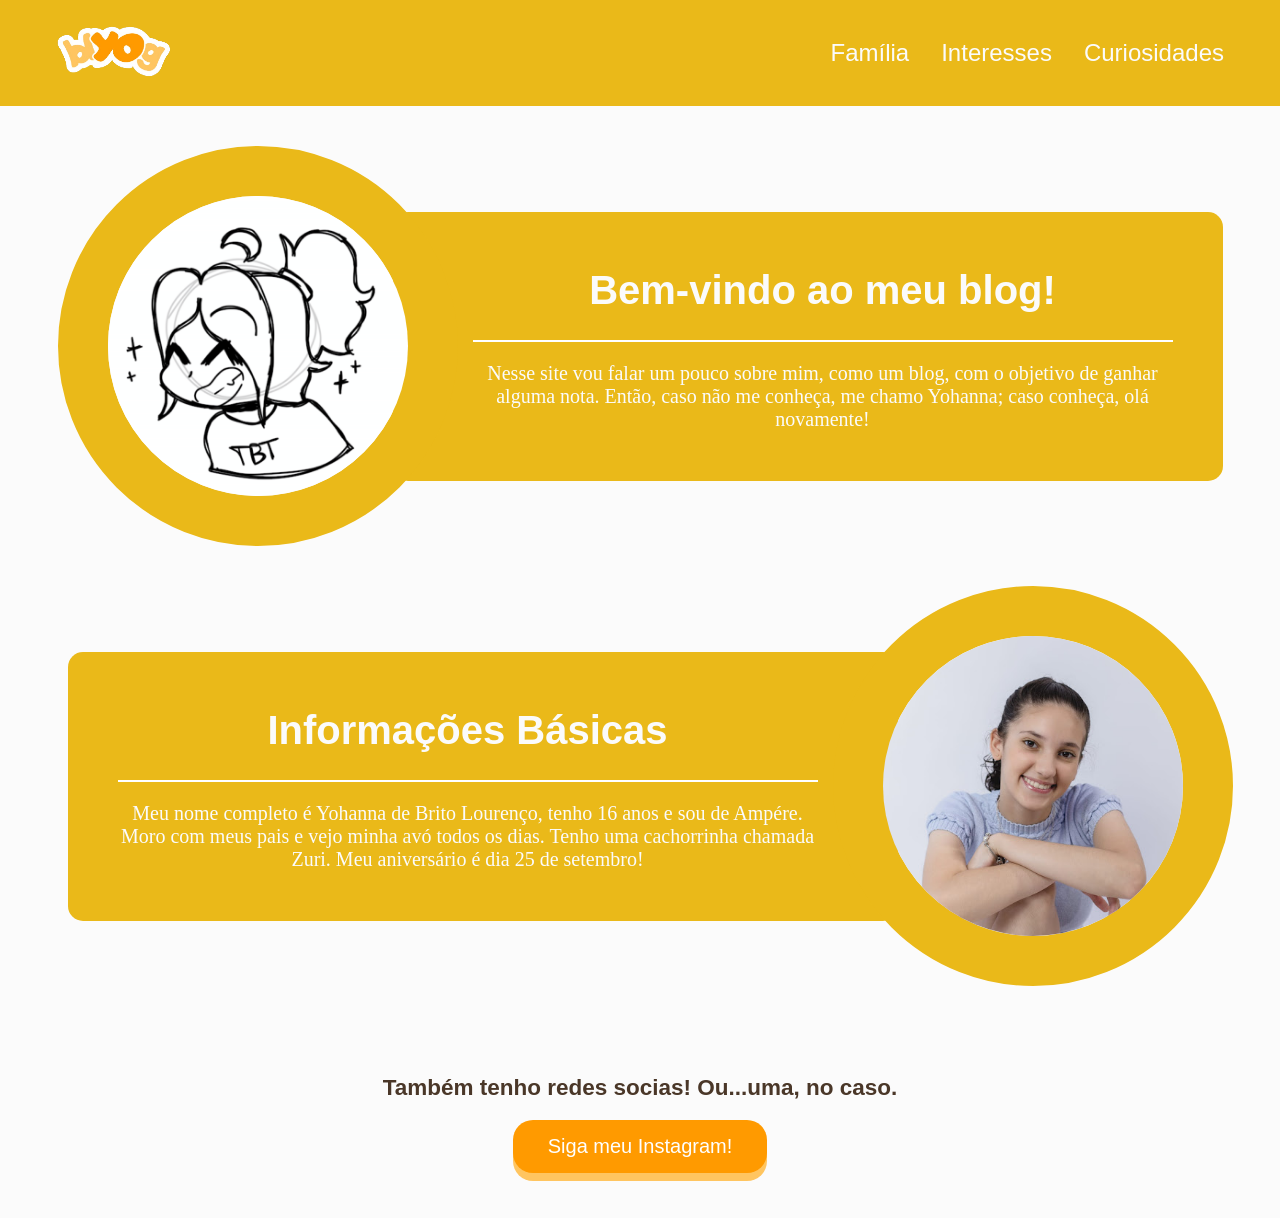
<file: index.html>
<!DOCTYPE html>
<html lang="pt-br">
<head>
    <meta charset="UTF-8">
    <meta name="viewport" content="width=device-width, initial-scale=1.0">
    <link rel="stylesheet" href="projeto/css/estilo.css">
    <title>blYOg</title>
</head>
<body>

    <nav>
        <a href="index.html"><img src="projeto/image/blYOg-nobg.png" width="200"></a>
        <ul>
            <li><a href="projeto/html/familia.html">Família</a></li>
            <li><a href="projeto/html/interesses.html">Interesses</a></li>
            <li><a href="projeto/html/curiosidades.html">Curiosidades</a></li>
        </ul>
    </nav>

    <div class="card">
            <img src="projeto/image/Início/EuDesenho.png" class="img-circulo" width="20">
    
        <div class="conteudo-texto">
                <h1>Bem-vindo ao meu blog!</h1>                
                <hr>    
                <p>Nesse site vou falar um pouco sobre mim, como um blog, com o objetivo
                   de ganhar alguma nota. Então, caso não me conheça, me chamo Yohanna;
                   caso conheça, olá novamente!</p>
        </div>
    </div>

    <div class="card2">
            <img src="projeto/image/Início/Eu.jpg" class="img-circulo2" width="20">
    
        <div class="conteudo-texto2">
                <h1>Informações Básicas</h1>                
                <hr>    
                <p>Meu nome completo é Yohanna de Brito Lourenço, tenho 
                   16 anos e sou de Ampére. Moro com meus pais e vejo 
                   minha avó todos os dias. Tenho uma cachorrinha
                   chamada Zuri. Meu aniversário é dia 25 de setembro!
                </p>
        </div>
    </div>
    

    <div class="social">
        <h2>Também tenho redes socias! Ou...uma, no caso.</h2>
        <a href="https://www.instagram.com/yohcartoons/" target="_blank">Siga meu Instagram!</a>
    </div>
</body>
</html>
</file>
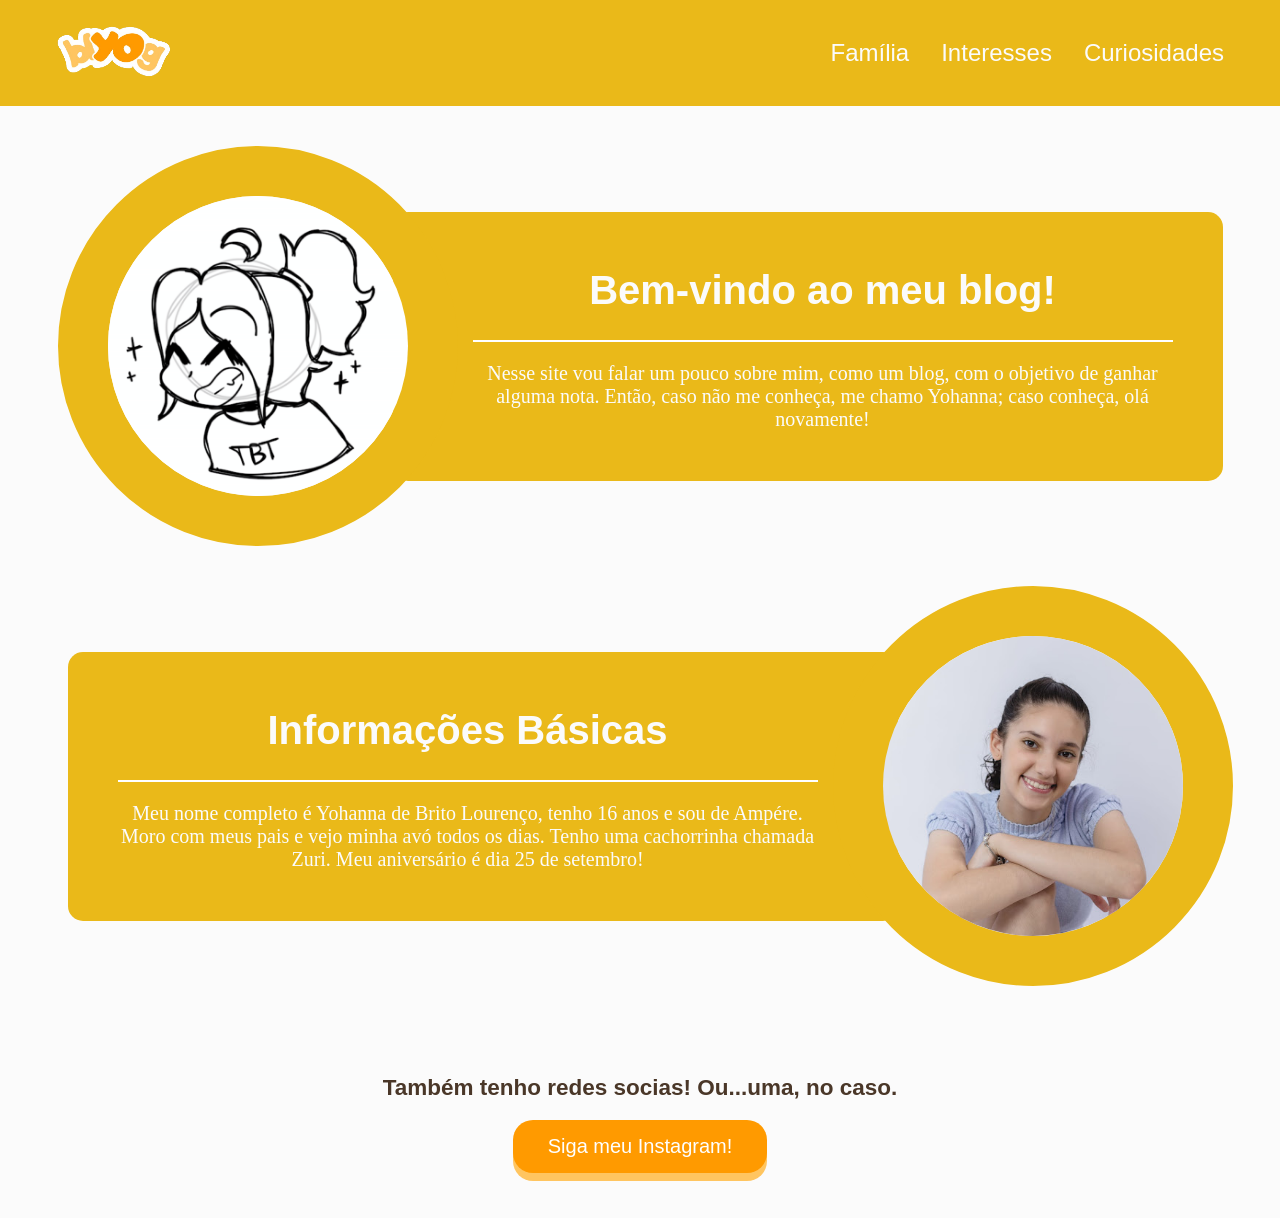
<file: projeto/index.html>
<!DOCTYPE html>
<html lang="pt-br">
<head>
    <meta charset="UTF-8">
    <meta name="viewport" content="width=device-width, initial-scale=1.0">
    <link rel="stylesheet" href="css/estilo.css">
    <title>blYOg</title>
</head>
<body>

    <nav>
        <a href="index.html"><img src="image/blYOg-nobg.png" width="200"></a>
        <ul>
            <li><a href="html/familia.html">Família</a></li>
            <li><a href="html/interesses.html">Interesses</a></li>
            <li><a href="html/curiosidades.html">Curiosidades</a></li>
        </ul>
    </nav>

    <div class="card">
            <img src="image/Início/EuDesenho.png" class="img-circulo" width="20">
    
        <div class="conteudo-texto">
                <h1>Bem-vindo ao meu blog!</h1>                
                <hr>    
                <p>Nesse site vou falar um pouco sobre mim, como um blog, com o objetivo
                   de ganhar alguma nota. Então, caso não me conheça, me chamo Yohanna;
                   caso conheça, olá novamente!</p>
        </div>
    </div>

    <div class="card2">
            <img src="image/Início/Eu.jpg" class="img-circulo2" width="20">
    
        <div class="conteudo-texto2">
                <h1>Informações Básicas</h1>                
                <hr>    
                <p>Meu nome completo é Yohanna de Brito Lourenço, tenho 
                   16 anos e sou de Ampére. Moro com meus pais e vejo 
                   minha avó todos os dias. Tenho uma cachorrinha
                   chamada Zuri. Meu aniversário é dia 25 de setembro!
                </p>
        </div>
    </div>
    

    <div class="social">
        <h2>Também tenho redes socias! Ou...uma, no caso.</h2>
        <a href="https://www.instagram.com/yohcartoons/" target="_blank">Siga meu Instagram!</a>
    </div>
</body>
</html>
</file>
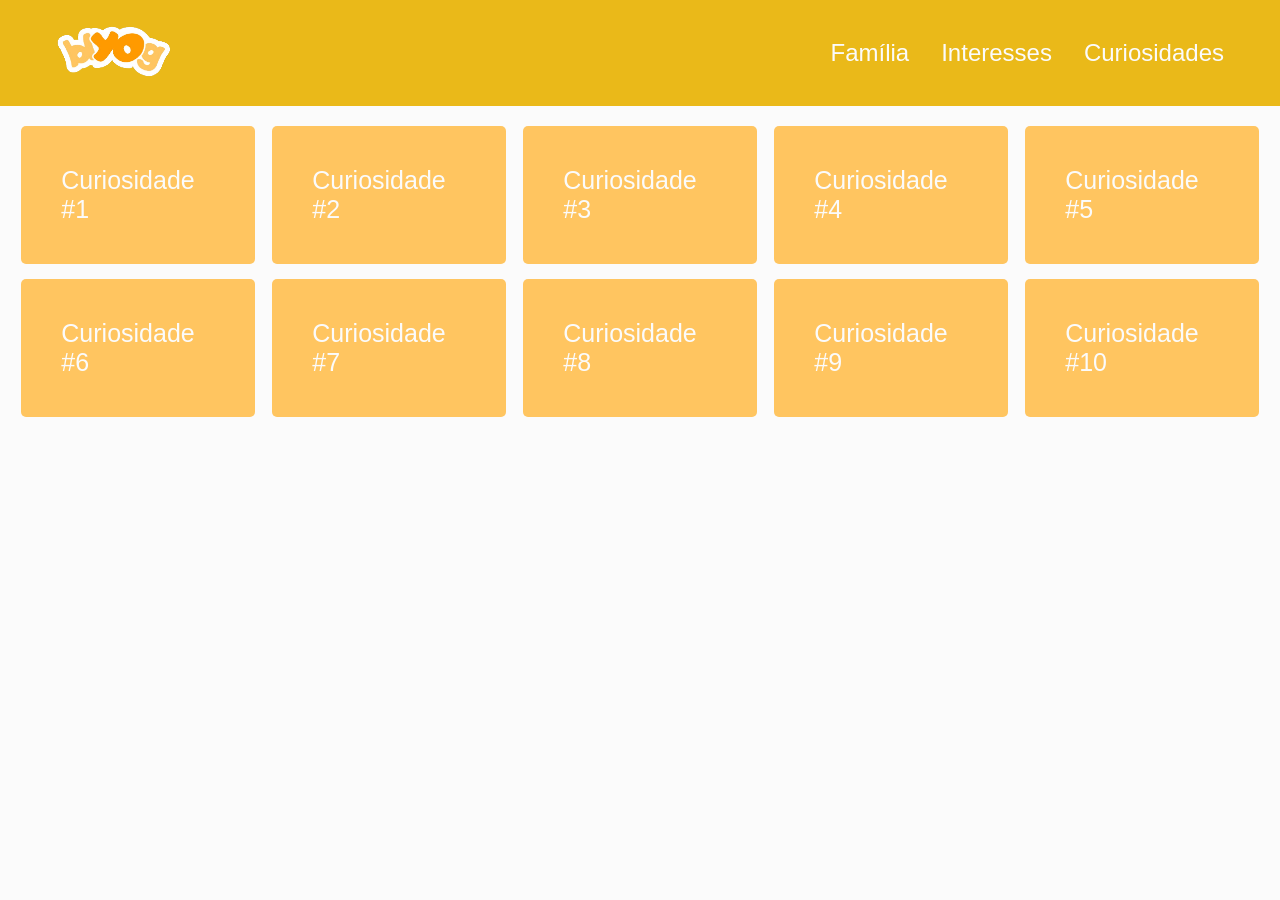
<file: projeto/html/curiosidades.html>
<!DOCTYPE html>
<html lang="pt-br">
<head>
    <meta charset="UTF-8">
    <meta name="viewport" content="width=device-width, initial-scale=1.0">
    <link rel="stylesheet" href="../css/curiosidades.css">
    <title>blYOg - Curiosidades</title>
</head>
<body>
    <nav>
        <a href="../../index.html"><img src="../image/blYOg-nobg.png" width="200"></a>
        <ul>
            <li><a href="../html/familia.html">Família</a></li>
            <li><a href="../html/interesses.html">Interesses</a></li>
            <li><a href="../html/curiosidades.html">Curiosidades</a></li>
        </ul>
    </nav>

    <div class="container">

        <a href="#texto1" class="botao">Curiosidade #1</a>
        <a href="#texto2" class="botao">Curiosidade #2</a>
        <a href="#texto3" class="botao">Curiosidade #3</a>
        <a href="#texto4" class="botao">Curiosidade #4</a>
        <a href="#texto5" class="botao">Curiosidade #5</a>
        <a href="#texto6" class="botao">Curiosidade #6</a>
        <a href="#texto7" class="botao">Curiosidade #7</a>
        <a href="#texto8" class="botao">Curiosidade #8</a>
        <a href="#texto9" class="botao">Curiosidade #9</a>
        <a href="#texto10" class="botao">Curiosidade #10</a>

        <div class="texto-oculto" id="texto1"><img src="../image/Curiosidades/Tarsila.jpg" width="250">Já tive um hamster e um peixe. Seus nomes eram Tarsila e Gabriel, respectivamente.</div>
        <div class="texto-oculto" id="texto2"><img src="../image/Curiosidades/Batera.png" width="250">Já toquei bateria, violão, pandeiro e um berimbau.</div>
        <div class="texto-oculto" id="texto3"><img src="../image/Curiosidades/Ingles.png" width="250">Sou fluente em inglês. Supostamente. Meu curso durou 6 anos.</div>
        <div class="texto-oculto" id="texto4"><img src="../image/Curiosidades/Horror.png" width="250">Gosto de assistir vídeos sobre coisas de terror pela internet.</div>
        <div class="texto-oculto" id="texto5"><img src="../image/Curiosidades/Musica.png" width="250">Minha música favorita muda toda semana. No momento, é Charlie's Inferno.</div>
        <div class="texto-oculto" id="texto6"><img src="../image/Curiosidades/INFP.png" width="250">Minha personalidade é INFP (Mediador). Ou foi o que o teste disse.</div>
        <div class="texto-oculto" id="texto7"><img src="../image/Curiosidades/Distrai.png" width="250">Não consigo me concentrar sem uma música ou vídeo de fundo.</div>
        <div class="texto-oculto" id="texto8"><img src="../image/Curiosidades/Curio.png" width="250">Gosto de aprender curiosidades diversas só para contá-las para minha família e amigos.</div>
        <div class="texto-oculto" id="texto9"><img src="../image/Curiosidades/Telescopio.png" width="250">Consigo identificar Vênus, Júpiter, Marte e a estrela Sirius no céu.</div>
        <div class="texto-oculto" id="texto10"><img src="../image/Curiosidades/Yoh.png" width="250">Meu nome foi encontrado pelo meu pai, que não gostou, mas minha mãe adorou ele.</div>

    </div>
</body>
</html>
</file>
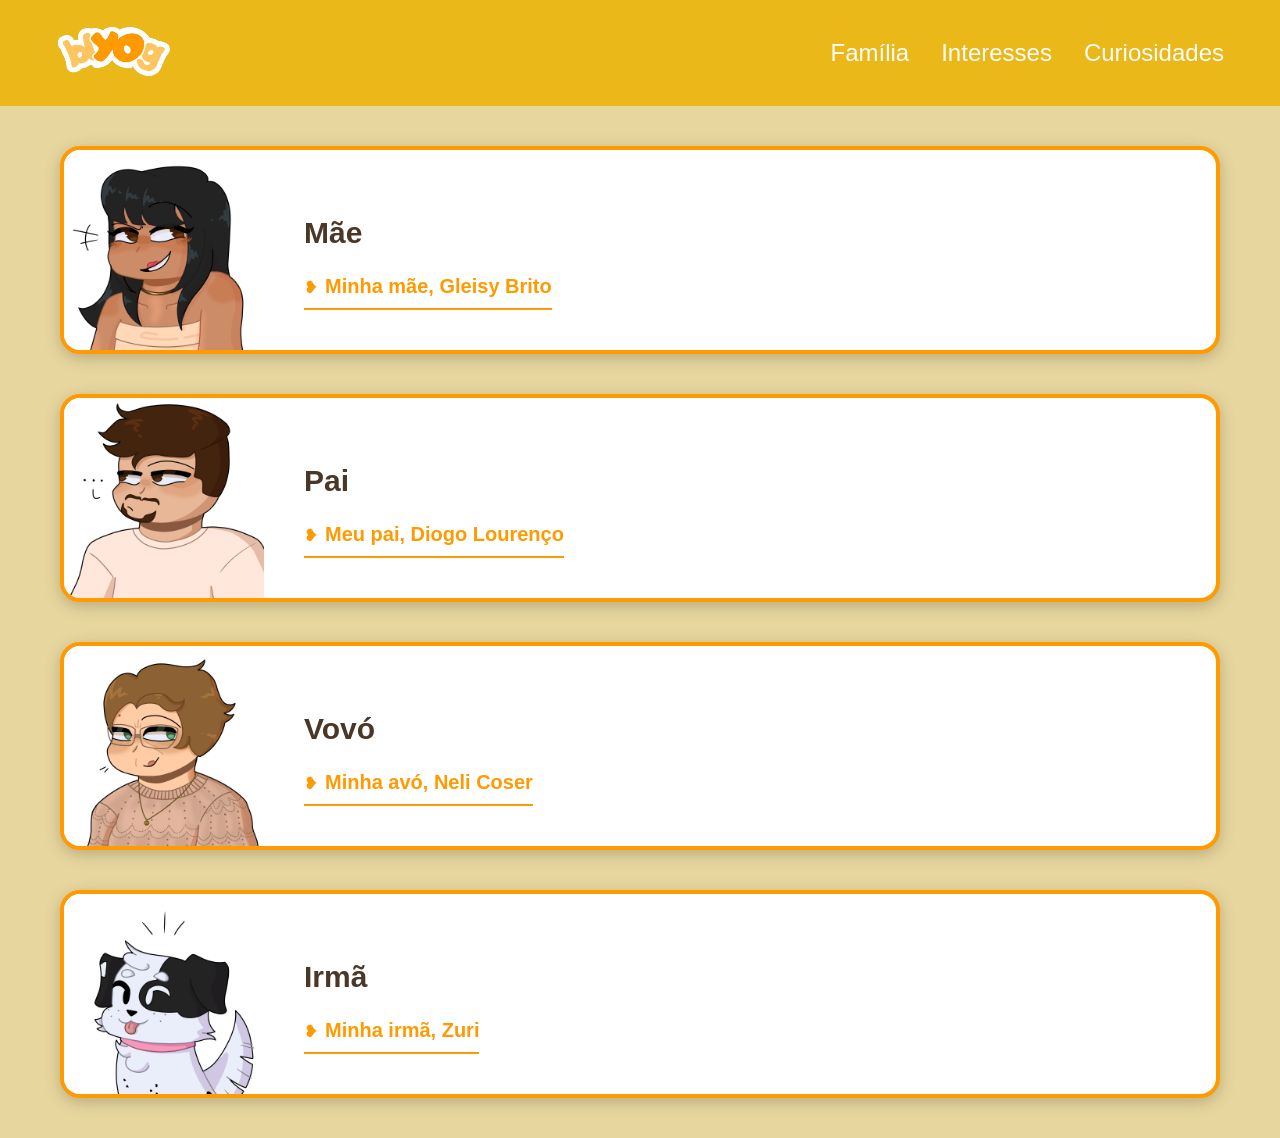
<file: projeto/html/familia.html>
<!DOCTYPE html>
<html lang="pt-br">

<head>
    <meta charset="UTF-8">
    <meta name="viewport" content="width=device-width, initial-scale=1.0">
    <title>blYOg - Família</title>
    <link rel="stylesheet" href="../css/familia.css">
</head>

<body>

    <nav>
        <a href="../../index.html"><img src="../image/blYOg-nobg.png" width="200"></a>
        <ul>
            <li><a href="../html/familia.html">Família</a></li>
            <li><a href="../html/interesses.html">Interesses</a></li>
            <li><a href="../html/curiosidades.html">Curiosidades</a></li>
        </ul>
    </nav>


    <div class="container-pai">


        <div class="container">
            <input type="checkbox" id="check-mae" class="hidden-checkbox">
            <label for="check-mae" class="image-side image-mae"></label>


            <div class="texto1">
                <h2>Mãe</h2>

                <details>
                    <summary>Minha mãe, Gleisy Brito</summary>
                    <div class="content-expanded">
                        <p>Minha mãe é uma pessoa muito inteligente. Apesar de jovem, sempre me apoiou e puxou bastante minha orelha para que eu fosse uma boa aluna, principalmente. Sempre estudou muito, até hoje, e é quem mais me dá conselhos em minha família, já que ela é quem mais entende sobre ser uma adolescente menina. Em casa, ela não para quieta, a não ser que esteja assistindo algum caso criminal na Netflix, mesmo já tendo zerado todos os que tinham disponíveis.</p>
                        <p>Ela tem uma forma bem sarcástica de fazer piadas, então é necessário achar amigos que também tenham tal humor e entendam ele - pois irrita bastante se você levar tudo a sério. Vai por mim. Quando perguntavam se ela era minha irmã, não conseguia ouvir o fim... Sempre arrumada, sempre muito bonita, mas só puxei os problemas dela, como sinusite e alergias...e talvez um pouco da inteligência, só pra me gavar também.</p>
                    </div>
                </details>
            </div>
        </div>

        <div class="container">
            <input type="checkbox" id="check-pai" class="hidden-checkbox">
            <label for="check-pai" class="image-side image-pai"></label>

            <div class="texto1">
                <h2>Pai</h2>

                <details>
                    <summary>Meu pai, Diogo Lourenço</summary>
                    <div class="content-expanded">
                        <p>Meu pai é o técnico da casa. Ele sabe concertar tudo, ele entende um pouco de tudo, e não tem medo de matar uma aranha para nós. Intimida quem olha, mas nunca quis nosso mal. Ele cuida de nossa família, do jeitinho dele, nos mantendo perto mesmo quase não falando muito. Assim como minha mãe, é muito inteligente, e tem minha admiração por saber tanto sobre tecnologias principalmente industriais.</p>
                        <p>Sempre sério, por isso traz medo. Mas na verdade, é só teimoso e tende a ficar frustrado fácil, sendo ainda um moleque com suas brincadeiras quando está de bom humor. Ele é quem cozinha em casa, e adora comprar widgets aleatórios. Gosto de chamar ele de gamer, pois sempre joga GTA ou jogos de agricultura, e até assiste youtubers jogarem outros jogos famosos. Muitos dizem que sou a cara da minha mãe - até ver ele pessoalmente e mudar completamente de ideia.</p>
                    </div>
                </details>
            </div>
        </div>


        <div class="container">
            <input type="checkbox" id="check-vovo" class="hidden-checkbox">
            <label for="check-vovo" class="image-side image-vovo"></label>

            <div class="texto1">
                <h2>Vovó</h2>

                <details>
                    <summary>Minha avó, Neli Coser</summary>
                    <div class="content-expanded">
                        <p>Vovó é nosso maior apoio. Ela que nos alimenta no almoço, ela que cuidou de mim e da minha mãe, ela que ajudou meus pais a se estabilizarem na vida, ela que faz parte da nossa rotina. Sempre podemos contar com ela, e por isso é muito importante pra nós três (ou quatro!). Não levou toalha para tomar banho? Vovó empresta. Não tem roupa para se trocar? Vovó tem. Está com fome e não comeu nada? Vovó alimenta. Ela é muito divertida, e sempre gostei muito dela.</p>
                        <p>Não para quieta um segundo. Você imaginaria que alguém mais velho seria parado e lento - mas essa avó não. Está sempre falando, sempre fofocando, sempre limpando, sempre cozinhando, costurando, tudo que imaginar. Até mesmo assistindo blogueiras no YouTube e vídeos no TikTok. Ela mesma me ensinou grande parte do que eu sei sobre...o WhatsApp. Mesmo aposentada, ainda trabalha e continua firme e forte, até mais do que eu. Com certeza mais do que eu.</p>
                    </div>
                </details>
            </div>
        </div>

        <div class="container">
            <input type="checkbox" id="check-zuri" class="hidden-checkbox">
            <label for="check-zuri" class="image-side image-zuri"></label>

            <div class="texto1">
                <h2>Irmã</h2>

                <details>
                    <summary>Minha irmã, Zuri</summary>
                    <div class="content-expanded">
                        <p>Minha irmã nem é um ser humano. É uma cachorrinha. Não é vira-lata, mas sim SRD (Sem Raça Definida), claro... Ela pode até ser um cachorro, mas é mais mimada do que eu. Toma banho com shampoo e condicionador, dorme na cama de todo mundo e no sofá também, usa um perfume que tem o mesmo cheiro de um bem caro para humanos, tem o pelo tosado e usa roupinhas de inverno. Princesa é outro nome para a Zuri. Não come mais carne com a gente pois comeu uma vez e passou mal, então como só ela é rica, não quisemos mais arriscar.</p>
                        <p>Com certeza só não fala para não pagar contas, pois sabe fezer os comando de sentar, dar a patinha, pular e até dar um high-five. E quando quer sair para fora ou espiar pelo muro, resmunga e aponta com a cabeça para tais. Gosta de brincar com uma girafa de pelúcia, bolinhas e uma...corda aleatória, além de ter destruído vários brinquedos meus que foram dados pra ela quando filhote. Talvez seja mimada até demais.</p>
                    </div>
                </details>
            </div>
        </div>

    </div>
</body>

</html>
</body>
</html>
</file>
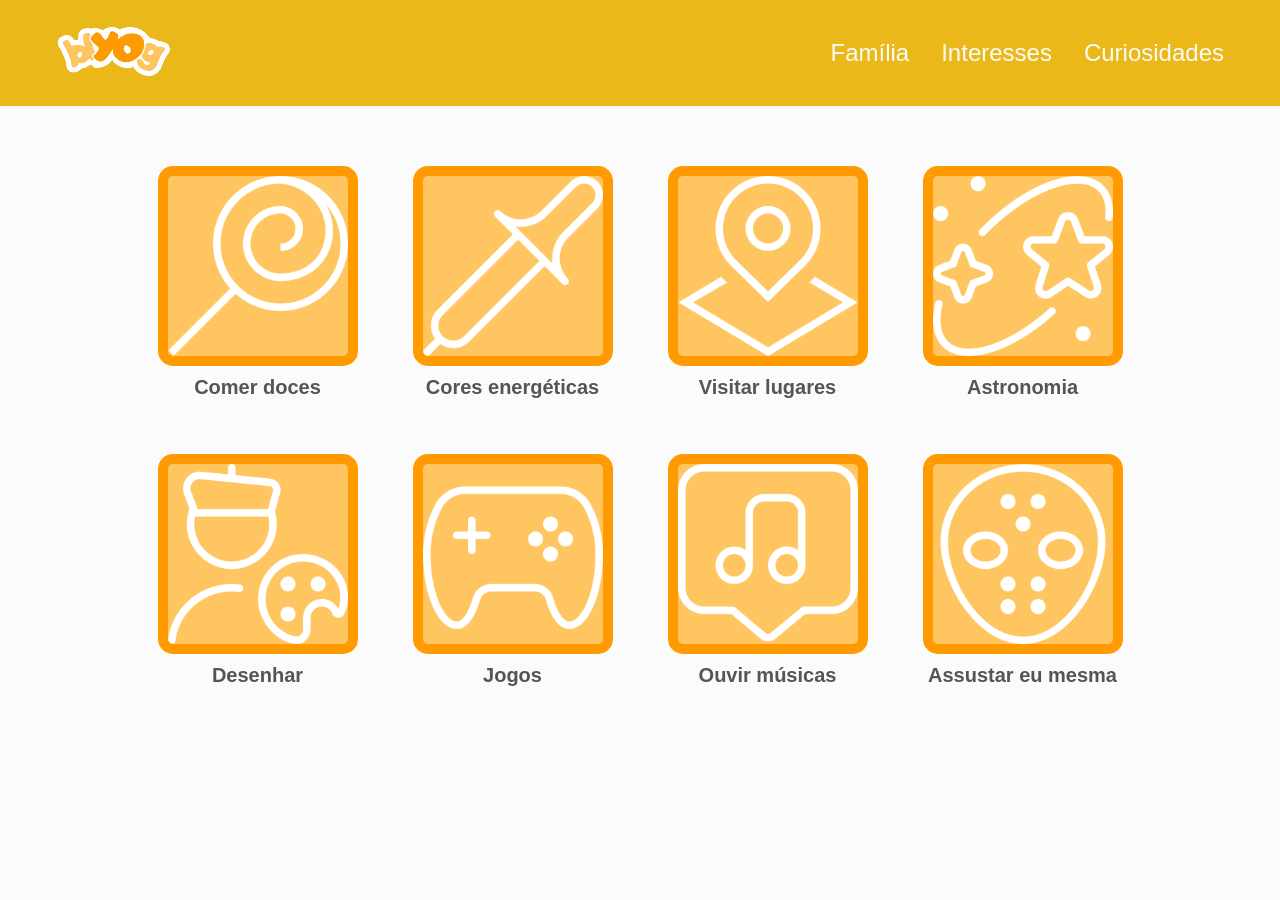
<file: projeto/html/interesses.html>
<!DOCTYPE html>
<html lang="pt-br">
<head>
    <meta charset="UTF-8">
    <meta name="viewport" content="width=device-width, initial-scale=1.0">
    <link rel="stylesheet" href="../css/interesses.css">
    <title>blYOg - Interesses</title>
</head>
<body>
    <nav>
        <a href="../../index.html"><img src="../image/blYOg-nobg.png" width="200"></a>
        <ul>
            <li><a href="../html/familia.html">Família</a></li>
            <li><a href="../html/interesses.html">Interesses</a></li>
            <li><a href="../html/curiosidades.html">Curiosidades</a></li>
        </ul>
    </nav>

    <div class="container-geral">

        <div class="img-button-container">
            <input type="checkbox" id="btn1" class="hidden-checkbox">
            <label for="btn1" class="img-button btn1"></label>
            <h2>Comer doces</h2>
        </div>


        <div class="img-button-container">
            <input type="checkbox" id="btn2" class="hidden-checkbox">
            <label for="btn2" class="img-button btn2"></label>
            <h2>Cores energéticas</h2>
        </div>

        <div class="img-button-container">
            <input type="checkbox" id="btn3" class="hidden-checkbox">
            <label for="btn3" class="img-button btn3"></label>
            <h2>Visitar lugares</h2>
        </div>

        <div class="img-button-container">
            <input type="checkbox" id="btn4" class="hidden-checkbox">
            <label for="btn4" class="img-button btn4"></label>
            <h2>Astronomia</h2>
        </div>

        <div class="img-button-container">
            <input type="checkbox" id="btn5" class="hidden-checkbox">
            <label for="btn5" class="img-button btn5"></label>
            <h2>Desenhar</h2>
        </div>

        <div class="img-button-container">
            <input type="checkbox" id="btn6" class="hidden-checkbox">
            <label for="btn6" class="img-button btn6"></label>
            <h2>Jogos</h2>
        </div>

        <div class="img-button-container">
            <input type="checkbox" id="btn7" class="hidden-checkbox">
            <label for="btn7" class="img-button btn7"></label>
            <h2>Ouvir músicas</h2>
        </div>

        <div class="img-button-container">
            <input type="checkbox" id="btn8" class="hidden-checkbox">
            <label for="btn8" class="img-button btn8"></label>
            <h2>Assustar eu mesma</h2>
        </div>

    </div>
</body>
</html>
</file>
<file: projeto/css/estilo.css>
/* Cores logo: #ffc560 e #ff9a00 */

nav {
    background-color: #eab919;
    width: 100%;
    display: flex;
    justify-content: space-between;
    align-items: center;
    padding: 0 40px;
    box-sizing: border-box;
}

nav ul {
    list-style-type: none;
    display: flex;
    margin: 0;
    padding: 0;
}

nav ul li a {
    display: block;
    color: #fbfbfb;
    padding: 20px 16px;
    text-align: center;
    text-decoration: none;
    font-size:x-large;

}

nav ul li a:hover {
    background-color: #ffc560;
}

nav img {
    max-width: 150px;
    display: block;
    transition: background-color 0.3s ease, transform 0.3s ease;
}

nav img:hover{
    transform: translateY(-5px);
}

body {
    font-family: Arial, sans-serif;
    background-color: #fbfbfb;
    margin: 0;
    padding: 0;
    display: flex;
    flex-direction: column;
    align-items: center;
}

.card{
    display:flex;
    align-items: center;
    margin: 40px;
}

.img-circulo {
    width: 300px;
    height: 300px;
    object-fit: cover;
    border-radius: 50%;
    border: 50px solid #eab919;
    flex-shrink: 0;
    margin-right: -65px;
    margin-left: 0px;
    position: relative;
    z-index: 2;
}

.conteudo-texto{
    background-color: #eab919;
    max-width: 700px;
    border-radius: 15px;
    padding: 30px 50px;
    padding-left: 80px;
    text-align: center;
    color: #fbfbfb;
}

.card2{
    display: flex;
    flex-direction: row-reverse;
    align-items: center;
    justify-content: center;
    padding: 0 20px;
    width: 100%;
    box-sizing: border-box;
}

.img-circulo2 {
    width: 300px;
    height: 300px;
    object-fit: cover;
    border-radius: 50%;
    border: 50px solid #eab919;
    flex-shrink: 0;
    margin-left: -65px;
    margin-right: 0px;
    position: relative;
    z-index: 2;
}

.conteudo-texto2 {
    background-color: #eab919;
    max-width: 700px;
    border-radius: 15px;
    padding: 30px 50px;
    padding-right: 80px;
    text-align: center;
    color: #fbfbfb;
    margin-left: 20px;
}



hr{ 
    border: 0px;
    border-top: 2px solid #ffffff;
}

h1{
    font-family: 'Franklin Gothic Medium', 'Arial Narrow', Arial, sans-serif;
    font-size: 40px;
}

p{
    font-family:'Times New Roman', Times, serif;
    font-size: 20px;
}

.social {
    margin: 50px 0 80px 0;
    text-align: center;
    max-width: 600px;
    padding: 20px;
    font-family: Arial, sans-serif;
    color: #4a3728;
    font-size: 15px;
    margin-bottom: 25px;
}

.social a {
    display: inline-block;
    background-color: #ff9a00;
    color: #ffffff;
    text-decoration: none;
    font-size: 20px;
    padding: 15px 35px;
    border-radius: 20px;
    box-shadow: 0 8px 0 #ffc560;
    transition: transform 0.1s, box-shadow 0.1s, background-color 0.2s;
}

.social a:hover {
    background-color: #ffb703;
}

.social a:active {
    transform: translateY(4px);
    box-shadow: 0 4px 0 #ffc560;
}

@media(max-width:768px){
    nav{
        padding: 0 10px;
    }

    nav img{
        max-width: 100px;
    }

    nav ul li a{
        font-size: large;
        padding: 15px 8px;
    }


    .card, .card2{
        flex-direction: column;
        padding: 0;
        margin: 20px 15px;
    }

    .img-circulo, .img-circulo2 {
        width: 180px;
        height: 180px;
        border: 20px solid #eab919;
        margin: 0 0 -40px 0;
    }

    .conteudo-texto, .conteudo-texto2 {
        max-width: 100%;
        box-sizing: border-box;
        padding: 60px 20px 30px 20px; 
        margin: 0;
        border-radius: 40px;
    }

    h1 {
        font-size: 28px;
    }

    p {
        font-size: 18px;
    }


    .social {
        margin: 40px 15px;
        padding: 0;
    }

    .social a {
        font-size: 18px;
        width: 80px;
    }
}
</file>
<file: projeto/css/curiosidades.css>
nav {
    background-color: #eab919;
    width: 100%;
    display: flex;
    justify-content: space-between;
    align-items: center;
    padding: 0 40px;
    box-sizing: border-box;
}

nav ul {
    list-style-type: none;
    display: flex;
    margin: 0;
    padding: 0;
}

nav ul li a {
    display: block;
    color: #fbfbfb;
    padding: 20px 16px;
    text-align: center;
    text-decoration: none;
    font-size:x-large;

}

nav ul li a:hover {
    background-color: #ffc560;
}

nav img {
    max-width: 150px;
    display: block;
    transition: background-color 0.3s ease, transform 0.3s ease;
}

nav img:hover{
    transform: translateY(-5px);
}

body {
    font-family: Arial, sans-serif;
    background-color: #fbfbfb;
    margin: 0;
    padding: 0;
    display: flex;
    flex-direction: column;
    align-items: center;
}

.container {
    margin: 20px;
    justify-content: center;
    justify-items: center;
    display: grid;
    grid-template-columns: repeat(5, 1fr);
    gap: 15px;
    max-height: max-content;
}

.texto-oculto {
    display: none;
    margin-top: 0px;
    font-size: 30px;
    font-family: Arial, sans-serif;
    color: #fbfbfb;
    background-color: #eab919;
    border: 10px solid #d2a616;
    text-align: center;
    align-content: center;
    grid-column: span 5;
    max-width: 600px;
    overflow: hidden; 
    padding: 0;
}

.texto-oculto img {
    height: auto;
    max-height: 200px;
    display: block;
    width: 100%;
    object-fit: cover;
    margin: 0;
    margin-bottom: 5px;
    border-bottom: 10px solid #d2a616;
}

.texto-oculto:target {
    display: flex;
    flex-direction: column;
    justify-content: flex-start;
}

.botao {
    width: 65%;
    display: inline-block;
    padding: 40px 40px;
    background-color: #ffc560;
    color: #fbfbfb;
    font-size: 25px;
    text-decoration: none;
    border-radius: 5px;
    font-family: Arial, sans-serif;
    transition: all 0.3s ease;
}

.botao:hover {
    background-color: #ffd690;
    color: #ff9a00;
    transform: translateY(-5px);
}

.botao:active {
  transform: scale(0.90);
}


@media(max-width:768px){
    nav{
        padding: 0 10px;
    }

    nav img{
        max-width: 100px;
    }

    nav ul li a{
        font-size: large;
        padding: 15px 8px;
    }


    .container{
        grid-template-columns: repeat(2, 1fr);
    }

    .texto-oculto {
        grid-column: span 2; 
        font-size: 18px; 
        border: 5px solid #d2a616;
        padding: 15px; 
        max-width: 100%; 
    }

    .texto-oculto img {
        border-bottom: 5px solid #d2a616; 
        max-height: 150px;
    }

}
</file>
<file: projeto/css/familia.css>
nav {
    background-color: #eab919;
    width: 100%;
    display: flex;
    justify-content: space-between;
    align-items: center;
    padding: 0 40px;
    box-sizing: border-box;
}

nav ul {
    list-style-type: none;
    display: flex;
    margin: 0;
    padding: 0;
}

nav ul li a {
    display: block;
    color: #fbfbfb;
    padding: 20px 16px;
    text-align: center;
    text-decoration: none;
    font-size:x-large;

}

nav ul li a:hover {
    background-color: #ffc560;
}

nav img {
    max-width: 150px;
    display: block;
    transition: background-color 0.3s ease, transform 0.3s ease;
}

nav img:hover{
    transform: translateY(-5px);
}

body {
    font-family: Arial, sans-serif;
    background-color: #e7d69e;
    margin: 0;
    padding: 0;
    display: flex;
    flex-direction: column;
    align-items: center;
}

.container-pai{
 	display: flex;
  	flex-direction: column;
  	gap: 40px;
    padding: 40px 20px;
    width: 100%;
    max-width: 1200px;
    box-sizing: border-box;
}

.container {
    display: flex;
    flex-direction: row;
    background-color: #fff;
  	border: 4px solid #ff9a00;
    border-radius: 20px;
    box-shadow: 0 4px 15px #b9ab7f;
    overflow: hidden;
    max-width: 1200px;
}

.image-side{
 	width: 200px;
  	flex-shrink: 0;
}

.image-side img {
    width: 200px;
    height: 200px;
    object-fit: cover;
    display: block;
}

.texto1 {
  	max-width: 100%;
    font-size: 20px;
    padding: 40px;
  	display: flex;
  	flex-direction: column;
    justify-content: center;
  	overflow: hidden;
}

.texto1 h2 {
    margin-bottom: 15px;
    font-size: 30px;
    color: #4a3728;
}

summary { 
    font-weight: bold;
    color: #ff9a00;
    cursor: pointer;
  	list-style: none;
    padding: 10px 0;
    border-bottom: 2px solid #ff9a00;
    transition: color 0.3s ease;
}

summary::before {
  content: "❥"; 
  font-size: 0.8em;
  margin-right: 8px;
  display: inline-block;
  transition: transform 0.3s;
}

[open] > summary::before {
  transform: rotate(90deg);
}

summary:hover {
    color: #ffc560;
}

.content-expanded {
    margin-top: 15px;
    color: #555;
    line-height: 1.6;
    animation: fadeIn 0.4s ease-in-out;
}


.hidden-checkbox {
    display: none;
}

.image-side {
    width: 200px;
    height: 200px;
    flex-shrink: 0;
    background-size: cover;
    background-position: center;
    cursor: pointer;
    transition: transform 0.2s, filter 0.2s;
}

.image-side:active {
    transform: translateY(-10px);
}

.image-mae { background-image: url('../image/Família/Mãe.png'); }
.hidden-checkbox:checked + .image-mae { background-image: url('../image/Família/Mãe2.png'); }

.image-pai { background-image: url('../image/Família/Pai.png'); }
.hidden-checkbox:checked + .image-pai { background-image: url('../image/Família/Pai2.png'); }

.image-vovo { background-image: url('../image/Família/Vovó.png'); }
.hidden-checkbox:checked + .image-vovo { background-image: url('../image/Família/Vovó2.png'); }

.image-zuri { background-image: url('../image/Família/Zuri.png'); }
.hidden-checkbox:checked + .image-zuri { background-image: url('../image/Família/Zuri2.png'); }



@keyframes fadeIn {
    from {
        opacity: 0;
        transform: translateY(-15px);
    }

    to {
        opacity: 1;
        transform: translateY(0);
    }
}

@media(max-width:768px){
    nav{
        padding: 0 10px;
    }

    nav img{
        max-width: 100px;
    }

    nav ul li a{
        font-size: large;
        padding: 15px 8px;
    }


    .texto1 {
        padding: 20px;
        font-size: 16px; 
    }

    .texto1 h2 {
        font-size: 22px; 
        margin-bottom: 10px;
    }

    summary {
        font-size: 16px; 
        padding: 8px 0;
    }

    .content-expanded {
        font-size: 15px; 
        line-height: 1.5;
    }
}
</file>
<file: projeto/css/interesses.css>
nav {
    background-color: #eab919;
    width: 100%;
    display: flex;
    justify-content: space-between;
    align-items: center;
    padding: 0 40px;
    box-sizing: border-box;
}

nav ul {
    list-style-type: none;
    display: flex;
    margin: 0;
    padding: 0;
}

nav ul li a {
    display: block;
    color: #fbfbfb;
    padding: 20px 16px;
    text-align: center;
    text-decoration: none;
    font-size:x-large;

}

nav ul li a:hover {
    background-color: #ffc560;
}

nav img {
    max-width: 150px;
    display: block;
    transition: background-color 0.3s ease, transform 0.3s ease;
}

nav img:hover{
    transform: translateY(-5px);
}

body {
    font-family: Arial, sans-serif;
    background-color: #fbfbfb;
    margin: 0;
    padding: 0;
    display: flex;
    flex-direction: column;
    align-items: center;
}

.hidden-checkbox {
    display: none;
}

.container-geral {
    display: grid;
    grid-template-columns: repeat(4, 1fr);
    gap: 55px;
    padding: 60px 40px 40px 40px;
    justify-items: center;
    max-width: 1000px;
}

.img-button-container {
    display: inline-flex;
    flex-direction: column;
    align-items: center;
    gap: 5px;
}

.img-button {
    display: inline-block;
    background-color: #003a9f;
    width: 180px;
    height: 180px;
    background-size: cover;
    background-position: center;
    border: 10px solid #0065ff;
    border-radius: 15px;
    cursor: pointer;
    filter: invert(1);
    transition: transform 0.2s;
}

.img-button:active {
    transform: translateY(8px);
}

h2 {
    margin: 5px 0 0 0;
    font-family: inherit;
    font-size: 20px;
    color: #555;
}


.btn1 { background-image: url('../image/ícones/Doce.png');}
.hidden-checkbox:checked+.btn1 { filter: invert(0); border: 10px solid #ff9a00; background-image: url('../image/ícones/Dentro/Doce2.png');}

.btn2 { background-image: url('../image/ícones/Cor.png');}
.hidden-checkbox:checked+.btn2 { filter: invert(0); border: 10px solid #ff9a00; background-image: url('../image/ícones/Dentro/Cor2.png');}

.btn3 { background-image: url('../image/ícones/Local.png');}
.hidden-checkbox:checked+.btn3 { filter: invert(0); border: 10px solid #ff9a00; background-image: url('../image/ícones/Dentro/Local2.png');}

.btn4 { background-image: url('../image/ícones/Astro.png');}
.hidden-checkbox:checked+.btn4 { filter: invert(0); border: 10px solid #ff9a00; background-image: url('../image/ícones/Dentro/Astro2.png');}

.btn5 { background-image: url('../image/ícones/Draw.png');}
.hidden-checkbox:checked+.btn5 { filter: invert(0); border: 10px solid #ff9a00; background-image: url('../image/ícones/Dentro/Draw2.png');}

.btn6 { background-image: url('../image/ícones/Game.png');}
.hidden-checkbox:checked+.btn6 { filter: invert(0); border: 10px solid #ff9a00; background-image: url('../image/ícones/Dentro/Game2.png');}

.btn7 { background-image: url('../image/ícones/Music.png');}
.hidden-checkbox:checked+.btn7 { filter: invert(0); border: 10px solid #ff9a00; background-image: url('../image/ícones/Dentro/Music2.png');}

.btn8 { background-image: url('../image/ícones/Terror.png');}
.hidden-checkbox:checked+.btn8 { filter: invert(0); border: 10px solid #ff9a00; background-image: url('../image/ícones/Dentro/Terror2.png');}


@media(max-width:768px){
    nav{
        padding: 0 10px;
    }

    nav img{
        max-width: 100px;
    }

    nav ul li a{
        font-size: large;
        padding: 15px 8px;
    }


    .container-geral{
        grid-template-columns: repeat(2, 1fr);
    }
}
</file>
